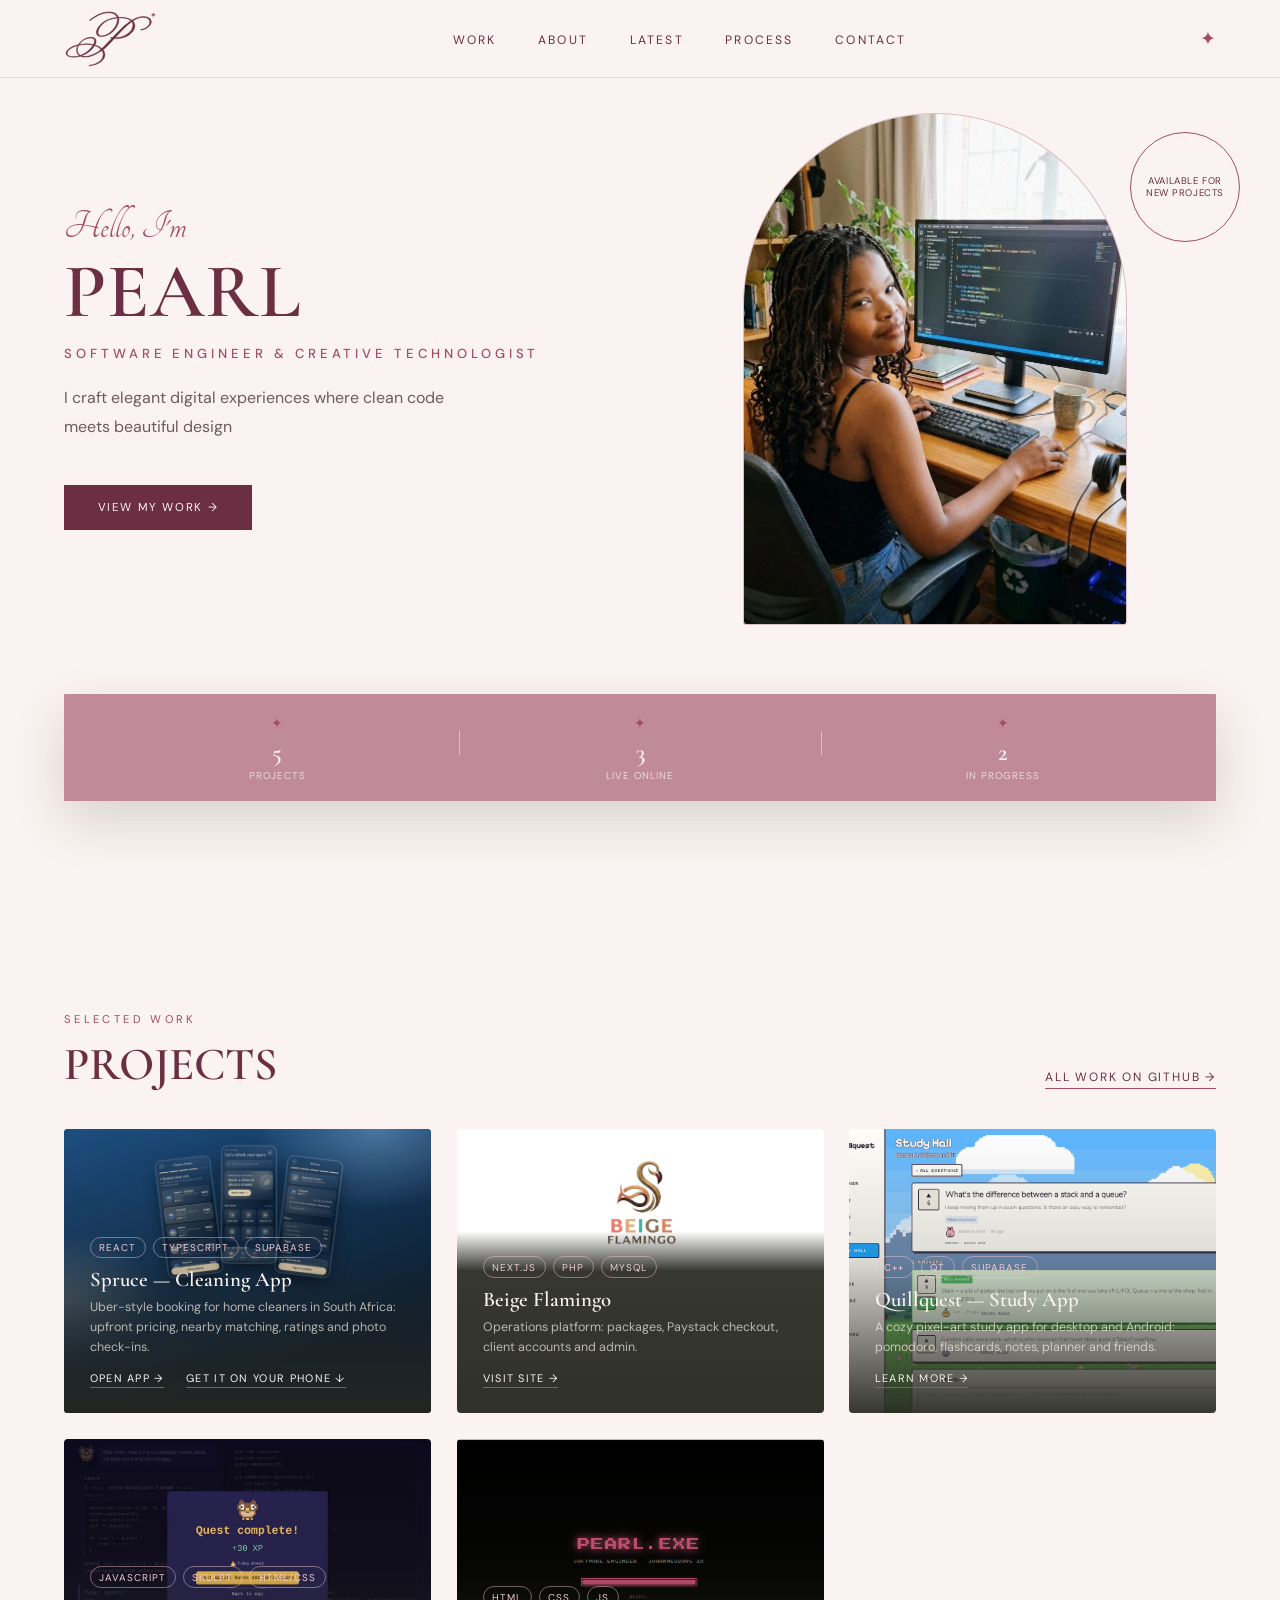
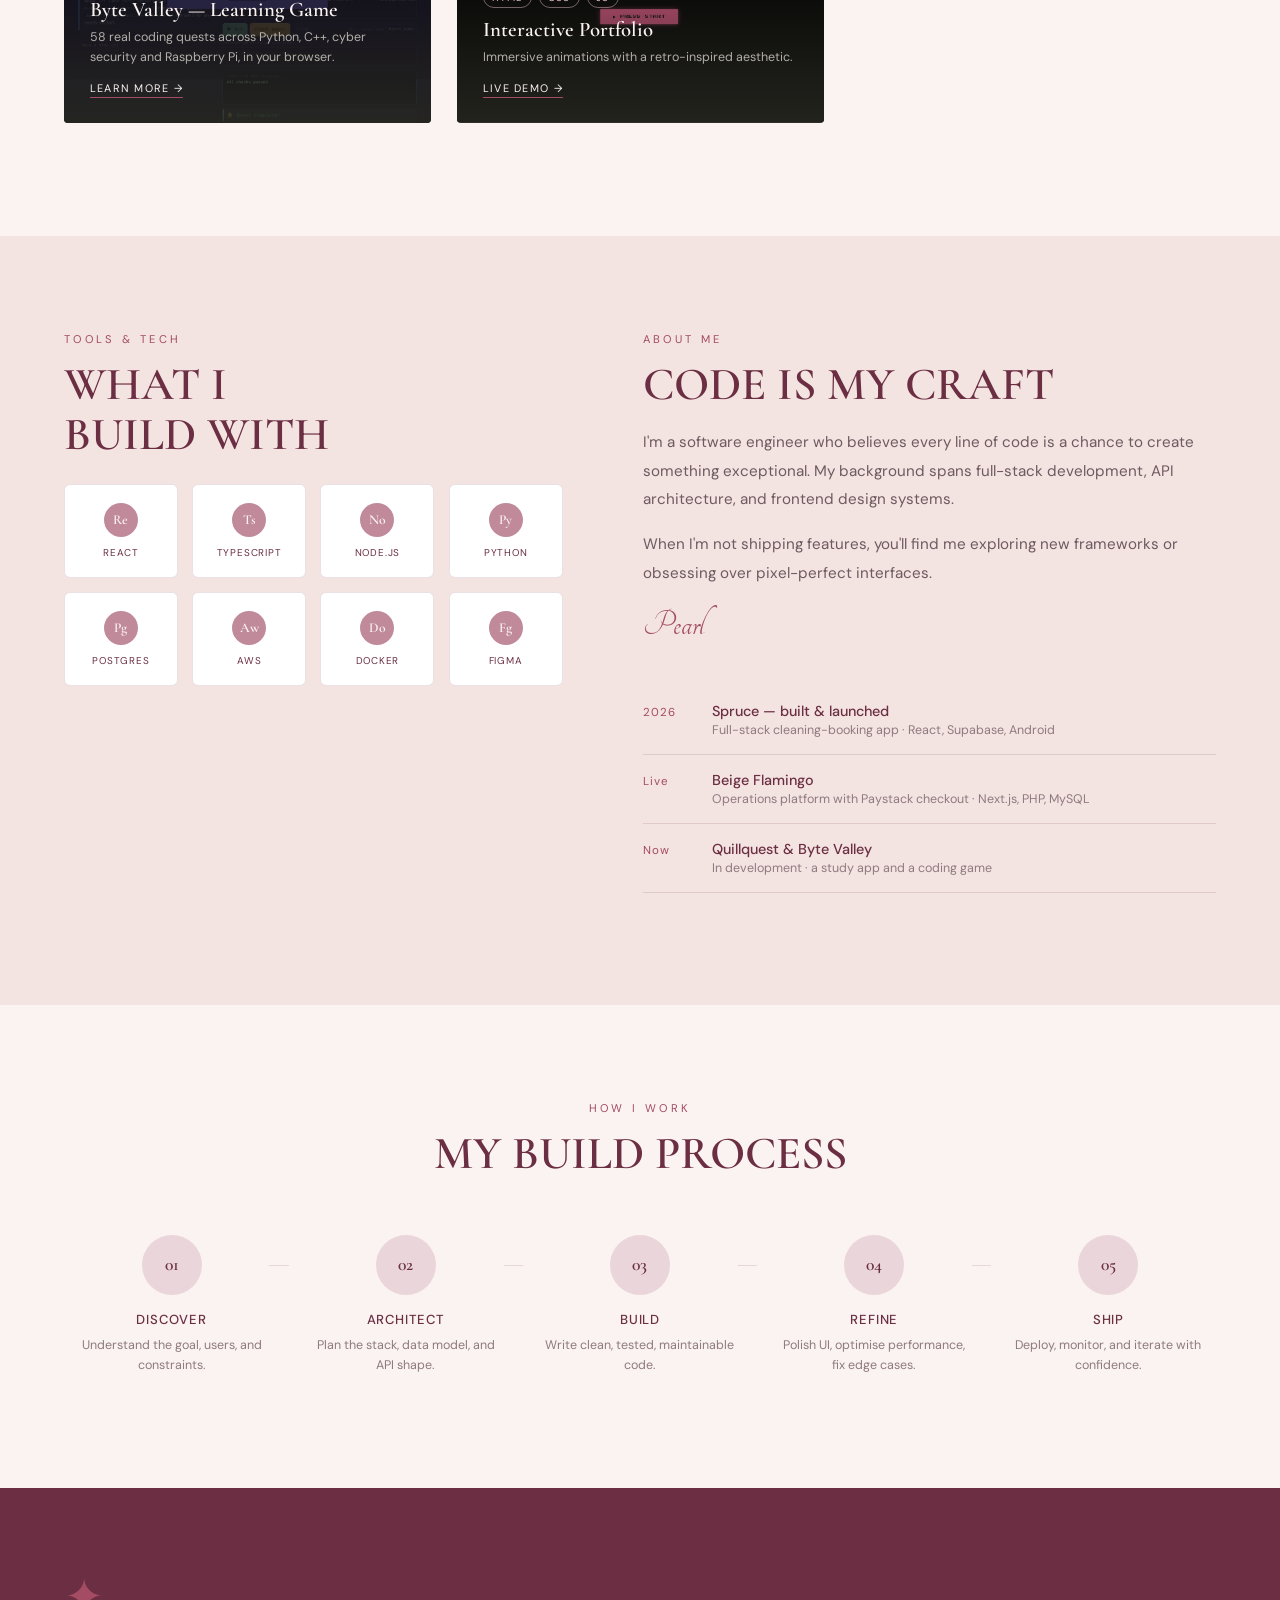
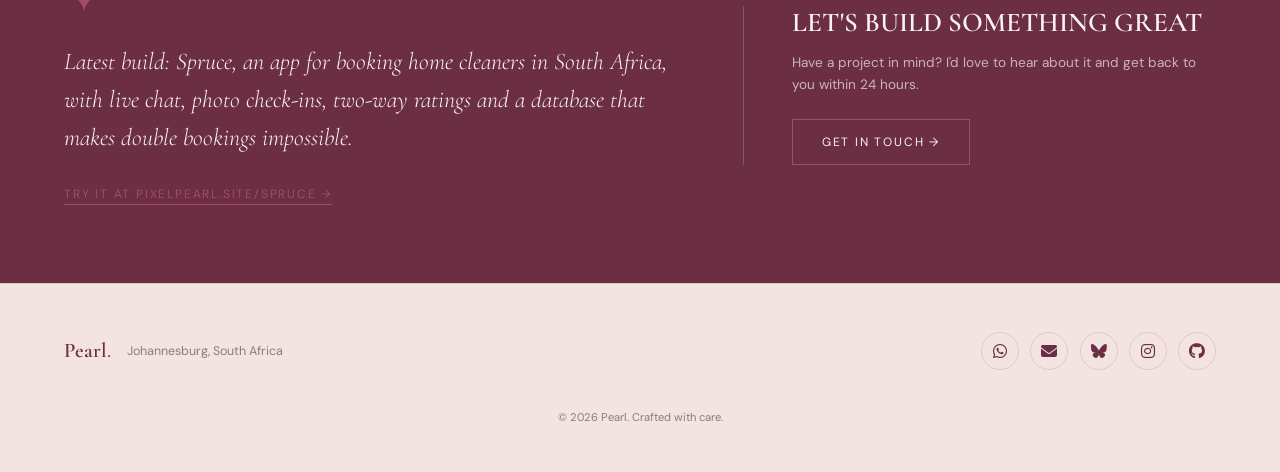
<file: index.html>
<!DOCTYPE html>
<html lang="en">
<head>
<meta charset="UTF-8">
<meta name="viewport" content="width=device-width, initial-scale=1.0">
<title>Pearl — Software Engineer</title>
<meta name="description" content="Pearl, software engineer in Johannesburg. Full-stack web and mobile projects, including Spruce, a cleaning-booking app for South Africa.">
<link rel="icon" href="favicon.svg" type="image/svg+xml">
<link rel="icon" href="images/favicon-32.png" sizes="32x32" type="image/png">
<link rel="apple-touch-icon" href="images/apple-touch-icon.png">
<meta name="theme-color" content="#6B2E43">
<link href="https://fonts.googleapis.com/css2?family=Cormorant+Garamond:ital,wght@0,300;0,400;0,600;1,300;1,400&family=DM+Sans:wght@300;400;500&family=Tangerine:wght@700&display=swap" rel="stylesheet">
<link href="styles.css" rel="stylesheet">
<link rel="stylesheet" href="https://cdnjs.cloudflare.com/ajax/libs/font-awesome/6.5.2/css/all.min.css">
</head>
<body>

<!-- NAV -->
<nav>
  <a href="#" class="nav-logo" aria-label="Pearl, back to top"><svg class="nav-monogram" viewBox="-38 -921 1934 1178" aria-hidden="true">
  <path transform="scale(1 -1)" d="M269 218Q351 233 425.5 233.0Q500 233 562 220Q583 260 583 290Q583 353 500 353Q429 353 367.5 314.5Q306 276 269 218ZM317 -9Q354 -23 411.5 -23.0Q469 -23 562 20Q657 64 714 121Q669 173 585 199Q550 136 479.0 79.0Q408 22 317 -9ZM24 41Q24 11 56.5 -7.5Q89 -26 151.0 -26.0Q213 -26 275 -6Q217 30 217 103Q217 152 244 202Q144 177 84.0 130.5Q24 84 24 41ZM1177 543Q1142 508 998 355H1011Q1152 355 1257.5 437.5Q1363 520 1363 612Q1363 652 1338 684Q1260 627 1177 543ZM555 208Q490 223 415.5 223.0Q341 223 261 206Q232 156 232 106Q232 34 295 0Q379 31 449.0 89.0Q519 147 555 208ZM727 394Q803 394 879.0 448.0Q955 502 1002.0 579.5Q1049 657 1049 726Q1049 745 1045 760Q954 753 876.5 720.5Q799 688 751.5 643.5Q704 599 678.0 552.5Q652 506 652.0 470.0Q652 434 671.5 414.0Q691 394 727 394ZM908 354 918 365Q938 361 948 360L1061 477Q1192 620 1322 701Q1256 762 1094 762L1073 761Q1078 741 1078 722Q1078 648 1029.5 569.5Q981 491 895.0 436.0Q809 381 715 381Q669 381 644.5 404.0Q620 427 620.0 467.0Q620 507 648.5 555.0Q677 603 727.5 648.5Q778 694 861.5 727.5Q945 761 1043 769Q1014 866 862 866Q812 866 755.0 849.5Q698 833 653 809Q562 760 511 720L490 704L480 713Q504 734 553.5 767.0Q603 800 647.0 822.5Q691 845 752.5 863.0Q814 881 870 881Q1037 881 1071 771Q1092 772 1102 772Q1264 772 1343 713Q1468 788 1574 788Q1652 788 1694.0 757.5Q1736 727 1736.0 677.0Q1736 627 1680.5 578.0Q1625 529 1527 512L1517 520Q1608 537 1657.5 581.0Q1707 625 1707.0 671.0Q1707 717 1669.5 746.0Q1632 775 1564 775Q1474 775 1360 699Q1403 657 1403 601Q1403 505 1295.0 422.5Q1187 340 1030 340Q1001 340 986 341Q959 312 920 272Q846 194 841 188Q811 158 754 114Q794 65 794 11Q794 -66 712.5 -129.5Q631 -193 472 -217V-206Q611 -184 685.0 -122.5Q759 -61 759 14Q759 58 732 99Q539 -36 399 -36Q335 -36 293 -16Q220 -37 149.0 -37.0Q78 -37 40.0 -14.5Q2 8 2 43Q2 91 68.0 140.5Q134 190 251 215Q290 280 359.5 323.5Q429 367 512 367Q563 367 588.0 345.5Q613 324 613.0 288.0Q613 252 592 212Q677 187 731 138Q784 190 937 349Z" fill="currentColor" stroke="currentColor" stroke-width="10" stroke-linejoin="round"/>
  <path class="nav-spark" transform="translate(1776 -821) scale(14)" d="M0-4.2C.4-1.2 1.2-.4 4.2 0 1.2.4.4 1.2 0 4.2-.4 1.2-1.2.4-4.2 0-1.2-.4-.4-1.2 0-4.2Z"/>
</svg></a>
  <ul class="nav-links">
    <li><a href="#projects">Work</a></li>
    <li><a href="#about">About</a></li>
    <li><a href="#services">Latest</a></li>
    <li><a href="#process">Process</a></li>
    <li><a href="#contact">Contact</a></li>
  </ul>
  <span class="nav-mark">✦</span>
</nav>

<!-- HERO -->
<section class="hero">
  <div class="hero-content">
    <p class="hero-script">Hello, I'm</p>
    <h1 class="hero-name">Pearl</h1>
    <p class="hero-title">Software Engineer &amp; Creative Technologist</p>
    <p class="hero-bio">I craft elegant digital experiences where clean code meets beautiful design</p>
    <a href="#projects" class="btn-primary">View My Work →</a>
  </div>

  <div class="hero-image-wrapper">
    <div class="hero-photo-frame">
      <img src="images/pearl-portrait.jpg" alt="Pearl portrait" onerror="this.style.display='none'; this.nextElementSibling.style.display='flex';">
      <div class="hero-photo-placeholder" style="display:none;"><span class="initials">P.</span></div>
    </div>
    <div class="hero-badge-ring"><span>Available for<br>New Projects</span></div>
  </div>
  <div class="hero-stats">
      <div class="stat-item">
        <div class="stat-mark">✦</div>
        <div class="stat-num">5</div>
        <div class="stat-label">Projects</div>
      </div>
      <div class="stat-item">
        <div class="stat-mark">✦</div>
        <div class="stat-num">3</div>
        <div class="stat-label">Live Online</div>
      </div>
      <div class="stat-item">
        <div class="stat-mark">✦</div>
        <div class="stat-num">2</div>
        <div class="stat-label">In Progress</div>
      </div>
  </div>
</section>

<!-- PROJECTS -->
<section class="projects reveal" id="projects">
  <div class="projects-header">
    <div>
      <p class="section-label">Selected Work</p>
      <h2 class="section-heading">Projects</h2>
    </div>
    <a href="https://github.com/Pearl-Omphile" class="view-all" target="_blank" rel="noopener">All Work on GitHub →</a>
  </div>

  <div class="project-grid">
    <div class="project-card">
      <div class="project-img-bg p-spruce"><img src="images/spruce.jpg" alt="Spruce app screens: home, choosing a cleaner, and booking review"></div>
      <div class="project-overlay">
        <div class="project-tags"><span class="tag">React</span><span class="tag">TypeScript</span><span class="tag">Supabase</span></div>
        <h3 class="project-name">Spruce — Cleaning App</h3>
        <p class="project-desc">Uber-style booking for home cleaners in South Africa: upfront pricing, nearby matching, ratings and photo check-ins.</p>
        <div class="project-links">
          <a href="https://pearl-omphile.github.io/spruce/" class="project-link" target="_blank" rel="noopener">Open App →</a>
          <a href="https://github.com/Pearl-Omphile/spruce/releases/latest/download/spruce.apk" class="project-link" data-os="android" download>Download for Android ↓</a>
          <button type="button" class="project-link project-more" data-project="spruce-ios" data-os="ios" aria-haspopup="dialog" hidden>Add to iPhone ↓</button>
          <button type="button" class="project-link project-more" data-project="spruce-phone" data-os="desktop" aria-haspopup="dialog" hidden>Get it on your phone ↓</button>
        </div>
      </div>
    </div>
    <div class="project-card">
      <div class="project-img-bg p7"><img src="images/beige-flamingo.png" alt="Beige Flamingo logo"></div>
      <div class="project-overlay">
        <div class="project-tags"><span class="tag">Next.js</span><span class="tag">PHP</span><span class="tag">MySQL</span></div>
        <h3 class="project-name">Beige Flamingo</h3>
        <p class="project-desc">Operations platform: packages, Paystack checkout, client accounts and admin.</p>
        <a href="https://beigeflamingo.com" class="project-link" target="_blank" rel="noopener">Visit Site →</a>
      </div>
    </div>

    <div class="project-card">
      <div class="project-img-bg p8"><img src="images/quillquest.png" alt="Quillquest home screen"></div>
      <div class="project-overlay">
        <div class="project-tags"><span class="tag">C++</span><span class="tag">Qt</span><span class="tag">Supabase</span></div>
        <h3 class="project-name">Quillquest — Study App</h3>
        <p class="project-desc">A cozy pixel-art study app for desktop and Android: pomodoro, flashcards, notes, planner and friends.</p>
        <button type="button" class="project-link project-more" data-project="quillquest" aria-haspopup="dialog">Learn More →</button>
      </div>
    </div>

    <div class="project-card">
      <div class="project-img-bg p9"><img src="images/byte-valley.png" alt="Byte Valley quest screen"></div>
      <div class="project-overlay">
        <div class="project-tags"><span class="tag">JavaScript</span><span class="tag">Skulpt</span><span class="tag">HTML/CSS</span></div>
        <h3 class="project-name">Byte Valley — Learning Game</h3>
        <p class="project-desc">58 real coding quests across Python, C++, cyber security and Raspberry Pi, in your browser.</p>
        <button type="button" class="project-link project-more" data-project="bytevalley" aria-haspopup="dialog">Learn More →</button>
      </div>
    </div>

    <div class="project-card">
      <div class="project-img-bg p6"><img src="images/pearl-exe.png" alt="Pearl.exe" style="width:100%;height:100%;object-fit:cover;" onerror="this.style.display='none';"></div>
      <div class="project-overlay">
        <div class="project-tags"><span class="tag">HTML</span><span class="tag">CSS</span><span class="tag">JS</span></div>
        <h3 class="project-name">Interactive Portfolio</h3>
        <p class="project-desc">Immersive animations with a retro-inspired aesthetic.</p>
        <a href="https://cool-portfolio-teal.vercel.app/" class="project-link" target="_blank" rel="noopener">Live Demo →</a>
      </div>
    </div>
  </div>
</section>

<!-- ABOUT + TOOLS -->
<section class="about" id="about">
  <div class="reveal">
    <p class="section-label">Tools &amp; Tech</p>
    <h2 class="section-heading">What I<br>Build With</h2>
    <div class="tools-grid">
      <div class="tool-pill"><div class="tool-icon">Re</div><div class="tool-label">React</div></div>
      <div class="tool-pill"><div class="tool-icon">Ts</div><div class="tool-label">TypeScript</div></div>
      <div class="tool-pill"><div class="tool-icon">No</div><div class="tool-label">Node.js</div></div>
      <div class="tool-pill"><div class="tool-icon">Py</div><div class="tool-label">Python</div></div>
      <div class="tool-pill"><div class="tool-icon">Pg</div><div class="tool-label">Postgres</div></div>
      <div class="tool-pill"><div class="tool-icon">Aw</div><div class="tool-label">AWS</div></div>
      <div class="tool-pill"><div class="tool-icon">Do</div><div class="tool-label">Docker</div></div>
      <div class="tool-pill"><div class="tool-icon">Fg</div><div class="tool-label">Figma</div></div>
    </div>
  </div>

  <div class="reveal">
    <p class="section-label">About Me</p>
    <h2 class="section-heading">Code Is My Craft</h2>
    <p class="about-text" style="margin-top: 1.2rem;">I'm a software engineer who believes every line of code is a chance to create something exceptional. My background spans full-stack development, API architecture, and frontend design systems.</p>
    <p class="about-text">When I'm not shipping features, you'll find me exploring new frameworks or obsessing over pixel-perfect interfaces.</p>
    <p class="about-signature">Pearl</p>

    <div style="margin-top: 2.5rem;">
      <div class="exp-item">
        <span class="exp-year">2026</span>
        <div>
          <div class="exp-role">Spruce — built &amp; launched</div>
          <div class="exp-company">Full-stack cleaning-booking app · React, Supabase, Android</div>
        </div>
      </div>
      <div class="exp-item">
        <span class="exp-year">Live</span>
        <div>
          <div class="exp-role">Beige Flamingo</div>
          <div class="exp-company">Operations platform with Paystack checkout · Next.js, PHP, MySQL</div>
        </div>
      </div>
      <div class="exp-item">
        <span class="exp-year">Now</span>
        <div>
          <div class="exp-role">Quillquest &amp; Byte Valley</div>
          <div class="exp-company">In development · a study app and a coding game</div>
        </div>
      </div>
    </div>
  </div>
</section>

<!-- PROCESS -->
<section class="process reveal" id="process">
  <div class="process-heading-wrap">
    <p class="section-label">How I Work</p>
    <h2 class="section-heading">My Build Process</h2>
  </div>
  <div class="process-steps">
    <div class="process-step">
      <div class="process-num">01</div>
      <div class="process-title">Discover</div>
      <div class="process-desc">Understand the goal, users, and constraints.</div>
    </div>
    <div class="process-step">
      <div class="process-num">02</div>
      <div class="process-title">Architect</div>
      <div class="process-desc">Plan the stack, data model, and API shape.</div>
    </div>
    <div class="process-step">
      <div class="process-num">03</div>
      <div class="process-title">Build</div>
      <div class="process-desc">Write clean, tested, maintainable code.</div>
    </div>
    <div class="process-step">
      <div class="process-num">04</div>
      <div class="process-title">Refine</div>
      <div class="process-desc">Polish UI, optimise performance, fix edge cases.</div>
    </div>
    <div class="process-step">
      <div class="process-num">05</div>
      <div class="process-title">Ship</div>
      <div class="process-desc">Deploy, monitor, and iterate with confidence.</div>
    </div>
  </div>
</section>

<!-- TESTIMONIAL / CTA -->
<section class="testimonial reveal" id="services">
  <div>
    <div class="testimonial-mark">✦</div>
    <p class="testimonial-quote">Latest build: Spruce, an app for booking home cleaners in South Africa, with live chat, photo check-ins, two-way ratings and a database that makes double bookings impossible.</p>
    <a href="https://pixelpearl.site/spruce/" class="testimonial-author" target="_blank" rel="noopener">Try it at pixelpearl.site/spruce →</a>
  </div>
  <div class="testimonial-cta" id="contact">
    <h3>Let's Build Something Great</h3>
    <p>Have a project in mind? I'd love to hear about it and get back to you within 24 hours.</p>
    <a href="mailto:pearl25pearly@gmail.com" class="btn-outline">Get In Touch →</a>
  </div>
</section>

<!-- FOOTER -->
<footer>
  <div class="footer-left">
    <div class="footer-logo">Pearl<span>.</span></div>
    <div class="footer-info">Johannesburg, South Africa</div>
  </div>
  <div class="footer-social">

    <!-- WhatsApp -->
    <a href="https://wa.me/27648530146"
       target="_blank"
       rel="noopener noreferrer"
       aria-label="WhatsApp"
       title="WhatsApp">
        <i class="fa-brands fa-whatsapp"></i>
    </a>

    <!-- Email -->
    <a href="mailto:pearl25pearly@gmail.com"
       aria-label="Email"
       title="Email">
        <i class="fa-solid fa-envelope"></i>
    </a>

    <!-- Bluesky -->
    <a href="https://bsky.app/profile/0xpearl.bsky.social"
       target="_blank"
       rel="noopener noreferrer"
       aria-label="Bluesky"
       title="Bluesky">
        <i class="fa-brands fa-bluesky"></i>
    </a>

    <!-- Instagram -->
    <a href="https://www.instagram.com/p.e.a.r.l_p"
       target="_blank"
       rel="noopener noreferrer"
       aria-label="Instagram"
       title="Instagram">
        <i class="fa-brands fa-instagram"></i>
    </a>

    <!-- GitHub -->
    <a href="https://github.com/Pearl-Omphile"
       target="_blank"
       rel="noopener noreferrer"
       aria-label="GitHub"
       title="GitHub">
        <i class="fa-brands fa-github"></i>
    </a>

</div>
  <p class="footer-copy">© 2026 Pearl. Crafted with care.</p>
</footer>


<!-- PROJECT DETAILS: crystal pop-up for projects without a public link yet -->
<dialog class="crystal" id="project-dialog" aria-labelledby="crystal-title">
  <div class="crystal-inner">
    <button type="button" class="crystal-close" aria-label="Close">&times;</button>
    <p class="crystal-status"></p>
    <h3 class="crystal-title" id="crystal-title"></h3>
    <p class="crystal-lead"></p>
    <img class="crystal-qr" src="images/spruce-qr.svg" alt="QR code that opens Spruce on your phone" width="168" height="168" hidden>
    <div class="crystal-grid">
      <div>
        <p class="crystal-label crystal-label-purpose">What it's for</p>
        <p class="crystal-text crystal-purpose"></p>
      </div>
      <div>
        <p class="crystal-label crystal-label-inside">Inside</p>
        <ul class="crystal-list"></ul>
      </div>
    </div>
    <div class="crystal-tags"></div>
    <a class="btn-outline crystal-go" href="#" target="_blank" rel="noopener" hidden></a>
  </div>
</dialog>

<script>
  const reveals = document.querySelectorAll('.reveal');
  const obs = new IntersectionObserver(entries => {
    entries.forEach(e => {
      if (e.isIntersecting) {
        e.target.classList.add('visible');
        obs.unobserve(e.target);
      }
    });
  }, { threshold: 0.1 });
  reveals.forEach(r => obs.observe(r));

  window.addEventListener('scroll', () => {
    document.querySelector('nav').style.boxShadow =
      window.scrollY > 20 ? '0 2px 30px rgba(63,74,54,0.08)' : 'none';
  });

  // Project details pop-up (Quillquest, Byte Valley)
  const PROJECTS = {
    quillquest: {
      status: 'In development · desktop and Android',
      title: 'Quillquest',
      lead: 'A cozy pixel-art study app that makes long revision sessions feel like a quest instead of a chore.',
      purpose: 'For students who want one calm place to focus, revise and plan, with friends along for motivation.',
      inside: ['Pomodoro focus timer', 'Flashcards for revision', 'Notes', 'Study planner', 'Friends to study alongside'],
      tags: ['C++', 'Qt', 'Supabase'],
    },
    bytevalley: {
      status: 'In development · plays in the browser',
      title: 'Byte Valley',
      lead: 'A learning game with 58 real coding quests: you learn by writing code that actually runs.',
      purpose: 'For beginners who learn best by doing. No installs: open it in a browser and start coding.',
      inside: ['58 hands-on quests', 'Python', 'C++', 'Cyber security', 'Raspberry Pi'],
      tags: ['JavaScript', 'Skulpt', 'HTML/CSS'],
    },
    'spruce-ios': {
      status: 'Spruce on iPhone · no App Store needed',
      title: 'Add Spruce to your iPhone',
      lead: 'Spruce installs straight from Safari and opens full screen with its own icon, just like an app.',
      purpose: 'Open pixelpearl.site/spruce in Safari, tap the Share button at the bottom, then choose "Add to Home Screen".',
      inside: ['Book a clean in about a minute', 'Live chat with your cleaner', 'Photo check-in and check-out', 'Ratings and problem reports'],
      tags: ['Works in Safari', 'Free'],
      link: { href: 'https://pixelpearl.site/spruce/', text: 'Open Spruce in Safari →' },
    },
    'spruce-phone': {
      status: 'Spruce on your phone · free',
      title: 'Scan to get Spruce',
      lead: 'Point your phone camera at the code. It opens Spruce, which shows the right install option for your phone.',
      purpose: 'Android: tap "Download for Android" in Profile and install the app. iPhone: in Safari, tap Share, then "Add to Home Screen".',
      inside: ['Book a clean in about a minute', 'Live chat with your cleaner', 'Photo check-in and check-out', 'Ratings and problem reports'],
      tags: ['Android', 'iPhone', 'Free'],
      qr: true,
      link: { href: 'https://pixelpearl.site/spruce/', text: 'Or try it here in the browser →' },
    },
  };
  // Show each visitor the install option for their device: Android download, iPhone steps, or a QR code on computers
  const ua = navigator.userAgent;
  const isIOS = /iPhone|iPad|iPod/i.test(ua) || (/Macintosh/i.test(ua) && 'ontouchend' in document);
  const os = isIOS ? 'ios' : /Android/i.test(ua) ? 'android' : 'desktop';
  document.querySelectorAll('[data-os]').forEach(el => { el.hidden = el.dataset.os !== os; });
  const dlg = document.getElementById('project-dialog');
  const fill = (sel, text) => { dlg.querySelector(sel).textContent = text; };
  document.querySelectorAll('.project-more').forEach(btn => btn.addEventListener('click', () => {
    const p = PROJECTS[btn.dataset.project];
    fill('.crystal-status', p.status);
    fill('.crystal-title', p.title);
    fill('.crystal-lead', p.lead);
    fill('.crystal-purpose', p.purpose);
    dlg.querySelector('.crystal-list').replaceChildren(...p.inside.map(t => Object.assign(document.createElement('li'), { textContent: t })));
    dlg.querySelector('.crystal-tags').replaceChildren(...p.tags.map(t => Object.assign(document.createElement('span'), { className: 'tag', textContent: t })));
    fill('.crystal-label-purpose', p.link ? 'How to install' : "What it's for");
    fill('.crystal-label-inside', p.link ? "What's inside" : 'Inside');
    dlg.querySelector('.crystal-qr').hidden = !p.qr;
    const go = dlg.querySelector('.crystal-go');
    go.hidden = !p.link;
    if (p.link) { go.href = p.link.href; go.textContent = p.link.text; }
    dlg.showModal();
  }));
  dlg.querySelector('.crystal-close').addEventListener('click', () => dlg.close());
  dlg.addEventListener('click', e => { if (e.target === dlg) dlg.close(); });  // click outside to close
</script>
</body>
</html>
</file>
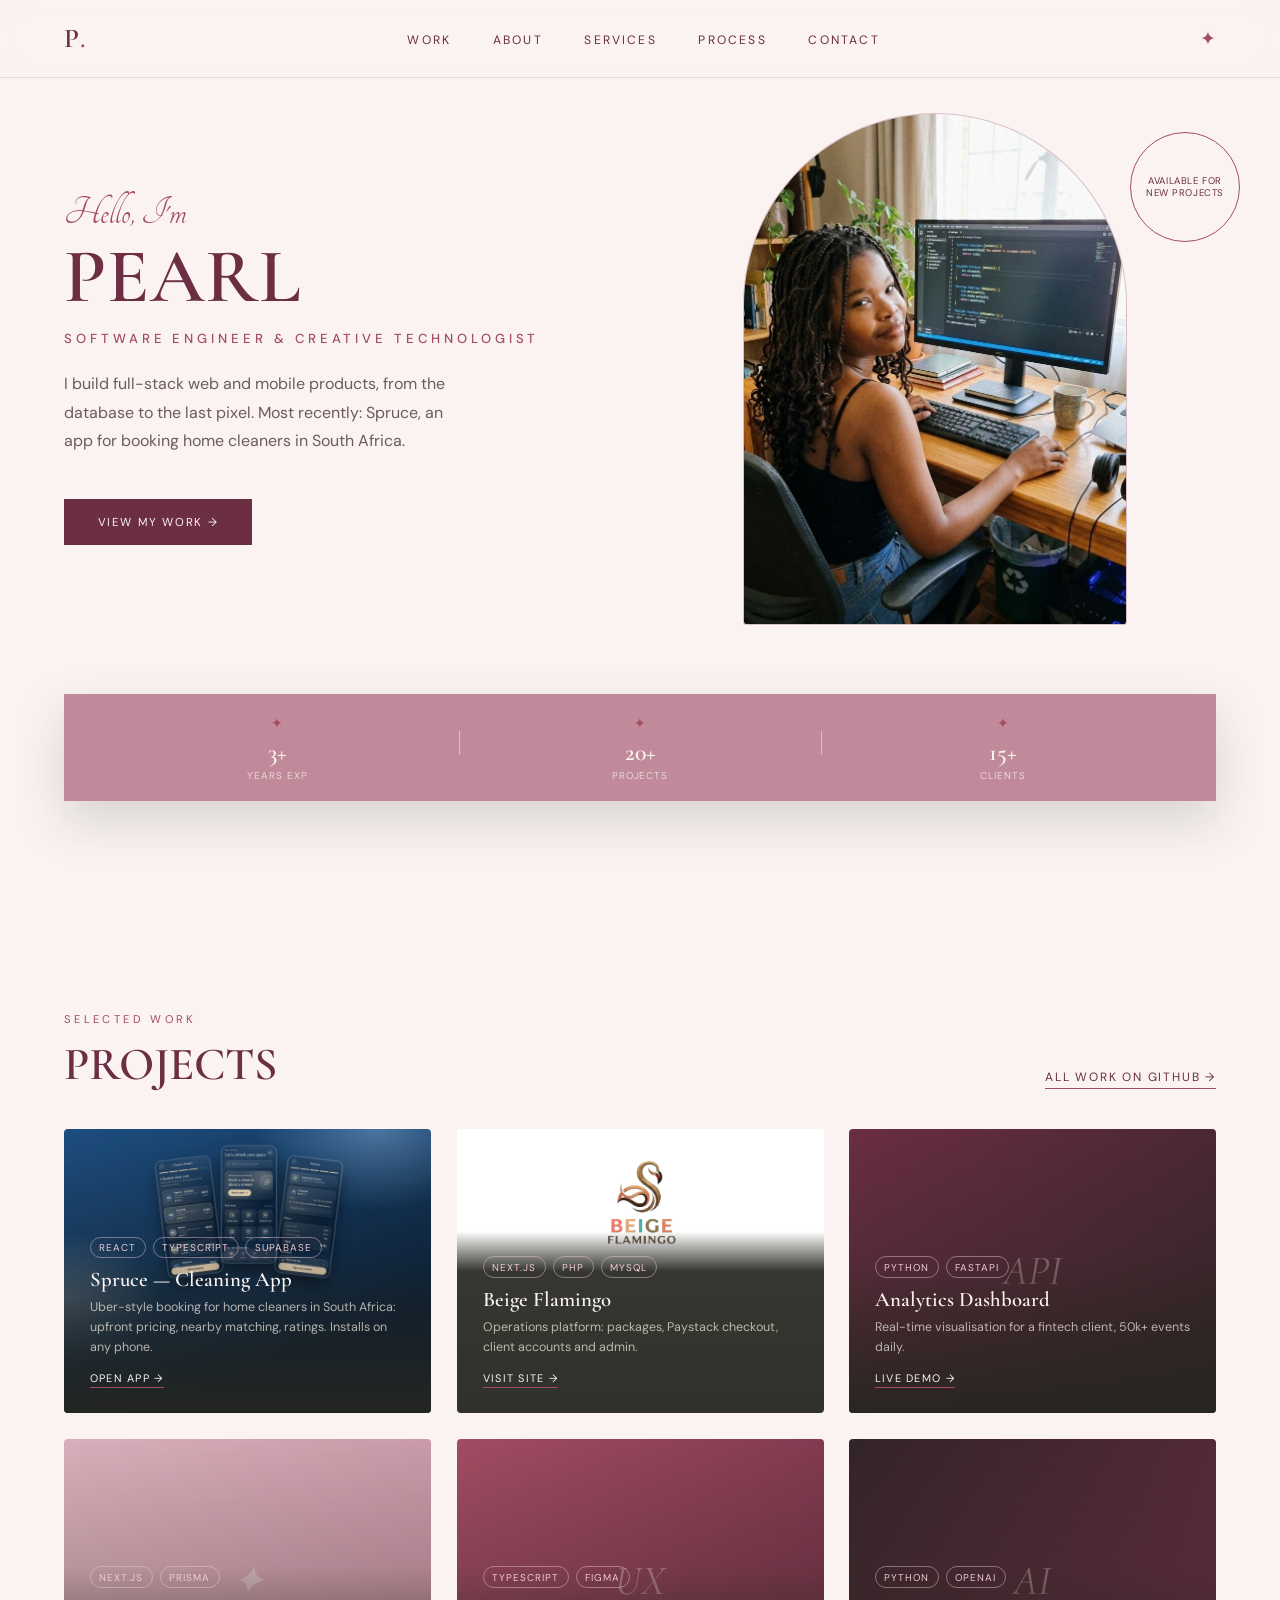
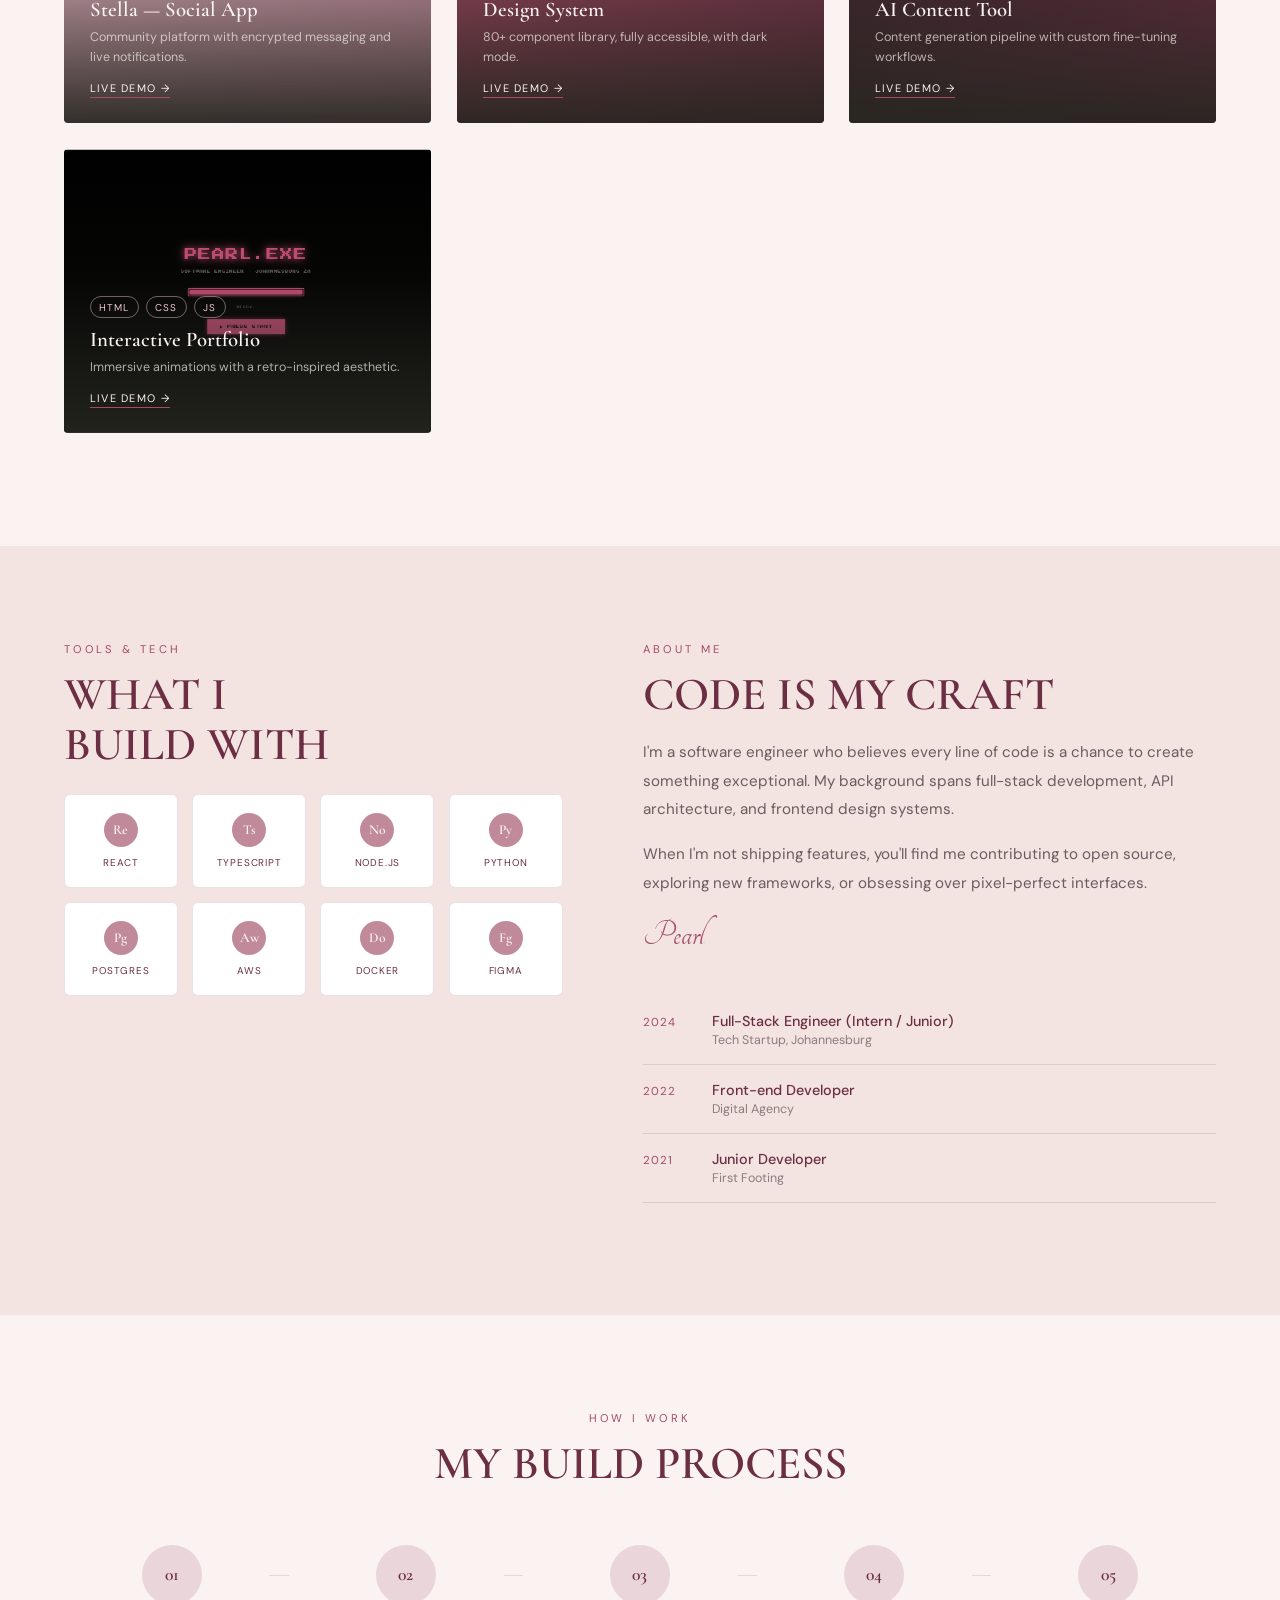
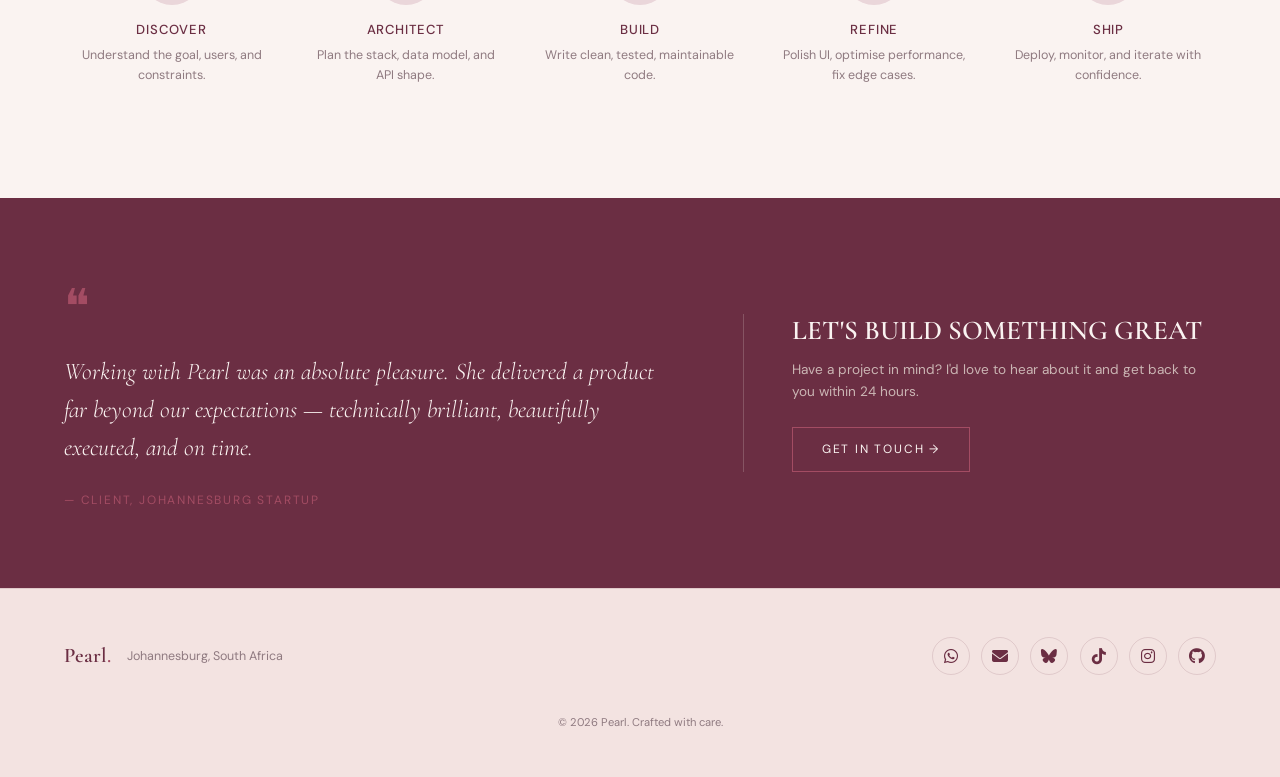
<file: portfolio.html>
<!DOCTYPE html>
<html lang="en">
<head>
<meta charset="UTF-8">
<meta name="viewport" content="width=device-width, initial-scale=1.0">
<title>Pearl — Software Engineer</title>
<link href="https://fonts.googleapis.com/css2?family=Cormorant+Garamond:ital,wght@0,300;0,400;0,600;1,300;1,400&family=DM+Sans:wght@300;400;500&family=Tangerine:wght@700&display=swap" rel="stylesheet">
<link href="styles.css" rel="stylesheet">
<link rel="stylesheet" href="https://cdnjs.cloudflare.com/ajax/libs/font-awesome/6.5.2/css/all.min.css">
</head>
<body>

<!-- NAV -->
<nav>
  <a href="#" class="nav-logo">P<span>.</span></a>
  <ul class="nav-links">
    <li><a href="#projects">Work</a></li>
    <li><a href="#about">About</a></li>
    <li><a href="#services">Services</a></li>
    <li><a href="#process">Process</a></li>
    <li><a href="#contact">Contact</a></li>
  </ul>
  <span class="nav-mark">✦</span>
</nav>

<!-- HERO -->
<section class="hero">
  <div class="hero-content">
    <p class="hero-script">Hello, I'm</p>
    <h1 class="hero-name">Pearl</h1>
    <p class="hero-title">Software Engineer &amp; Creative Technologist</p>
    <p class="hero-bio">I build full-stack web and mobile products, from the database to the last pixel. Most recently: Spruce, an app for booking home cleaners in South Africa.</p>
    <a href="#projects" class="btn-primary">View My Work →</a>
  </div>

  <div class="hero-image-wrapper">
    <div class="hero-photo-frame">
      <img src="images/pearl-portrait.jpg" alt="Pearl portrait" onerror="this.style.display='none'; this.nextElementSibling.style.display='flex';">
      <div class="hero-photo-placeholder" style="display:none;"><span class="initials">P.</span></div>
    </div>
    <div class="hero-badge-ring"><span>Available for<br>New Projects</span></div>
  </div>
  <div class="hero-stats">
      <div class="stat-item">
        <div class="stat-mark">✦</div>
        <div class="stat-num">3+</div>
        <div class="stat-label">Years Exp</div>
      </div>
      <div class="stat-item">
        <div class="stat-mark">✦</div>
        <div class="stat-num">20+</div>
        <div class="stat-label">Projects</div>
      </div>
      <div class="stat-item">
        <div class="stat-mark">✦</div>
        <div class="stat-num">15+</div>
        <div class="stat-label">Clients</div>
      </div>
  </div>
</section>

<!-- PROJECTS -->
<section class="projects reveal" id="projects">
  <div class="projects-header">
    <div>
      <p class="section-label">Selected Work</p>
      <h2 class="section-heading">Projects</h2>
    </div>
    <a href="https://github.com/Pearl-Omphile" class="view-all" target="_blank" rel="noopener">All Work on GitHub →</a>
  </div>

  <div class="project-grid">
    <div class="project-card">
      <div class="project-img-bg p8"><img src="images/spruce.jpg" alt="Spruce app screens: home, choosing a cleaner, and booking review"></div>
      <div class="project-overlay">
        <div class="project-tags"><span class="tag">React</span><span class="tag">TypeScript</span><span class="tag">Supabase</span></div>
        <h3 class="project-name">Spruce — Cleaning App</h3>
        <p class="project-desc">Uber-style booking for home cleaners in South Africa: upfront pricing, nearby matching, ratings. Installs on any phone.</p>
        <a href="https://pearl-omphile.github.io/spruce/" class="project-link" target="_blank" rel="noopener">Open App →</a>
      </div>
    </div>
    <div class="project-card">
      <div class="project-img-bg p7"><img src="images/beige-flamingo.png" alt="Beige Flamingo logo"></div>
      <div class="project-overlay">
        <div class="project-tags"><span class="tag">Next.js</span><span class="tag">PHP</span><span class="tag">MySQL</span></div>
        <h3 class="project-name">Beige Flamingo</h3>
        <p class="project-desc">Operations platform: packages, Paystack checkout, client accounts and admin.</p>
        <a href="https://beigeflamingo.com" class="project-link" target="_blank" rel="noopener">Visit Site →</a>
      </div>
    </div>

    <div class="project-card">
      <div class="project-img-bg p2">API</div>
      <div class="project-overlay">
        <div class="project-tags"><span class="tag">Python</span><span class="tag">FastAPI</span></div>
        <h3 class="project-name">Analytics Dashboard</h3>
        <p class="project-desc">Real-time visualisation for a fintech client, 50k+ events daily.</p>
        <a href="#" class="project-link">Live Demo →</a>
      </div>
    </div>

    <div class="project-card">
      <div class="project-img-bg p3">✦</div>
      <div class="project-overlay">
        <div class="project-tags"><span class="tag">Next.js</span><span class="tag">Prisma</span></div>
        <h3 class="project-name">Stella — Social App</h3>
        <p class="project-desc">Community platform with encrypted messaging and live notifications.</p>
        <a href="#" class="project-link">Live Demo →</a>
      </div>
    </div>

    <div class="project-card">
      <div class="project-img-bg p4">UX</div>
      <div class="project-overlay">
        <div class="project-tags"><span class="tag">TypeScript</span><span class="tag">Figma</span></div>
        <h3 class="project-name">Design System</h3>
        <p class="project-desc">80+ component library, fully accessible, with dark mode.</p>
        <a href="#" class="project-link">Live Demo →</a>
      </div>
    </div>

    <div class="project-card">
      <div class="project-img-bg p5">AI</div>
      <div class="project-overlay">
        <div class="project-tags"><span class="tag">Python</span><span class="tag">OpenAI</span></div>
        <h3 class="project-name">AI Content Tool</h3>
        <p class="project-desc">Content generation pipeline with custom fine-tuning workflows.</p>
        <a href="#" class="project-link">Live Demo →</a>
      </div>
    </div>

    <div class="project-card">
      <div class="project-img-bg p6"><img src="images/pearl-exe.png" alt="Pearl.exe" style="width:100%;height:100%;object-fit:cover;" onerror="this.style.display='none';"></div>
      <div class="project-overlay">
        <div class="project-tags"><span class="tag">HTML</span><span class="tag">CSS</span><span class="tag">JS</span></div>
        <h3 class="project-name">Interactive Portfolio</h3>
        <p class="project-desc">Immersive animations with a retro-inspired aesthetic.</p>
        <a href="https://cool-portfolio-teal.vercel.app/" class="project-link" target="_blank" rel="noopener">Live Demo →</a>
      </div>
    </div>
  </div>
</section>

<!-- ABOUT + TOOLS -->
<section class="about" id="about">
  <div class="reveal">
    <p class="section-label">Tools &amp; Tech</p>
    <h2 class="section-heading">What I<br>Build With</h2>
    <div class="tools-grid">
      <div class="tool-pill"><div class="tool-icon">Re</div><div class="tool-label">React</div></div>
      <div class="tool-pill"><div class="tool-icon">Ts</div><div class="tool-label">TypeScript</div></div>
      <div class="tool-pill"><div class="tool-icon">No</div><div class="tool-label">Node.js</div></div>
      <div class="tool-pill"><div class="tool-icon">Py</div><div class="tool-label">Python</div></div>
      <div class="tool-pill"><div class="tool-icon">Pg</div><div class="tool-label">Postgres</div></div>
      <div class="tool-pill"><div class="tool-icon">Aw</div><div class="tool-label">AWS</div></div>
      <div class="tool-pill"><div class="tool-icon">Do</div><div class="tool-label">Docker</div></div>
      <div class="tool-pill"><div class="tool-icon">Fg</div><div class="tool-label">Figma</div></div>
    </div>
  </div>

  <div class="reveal">
    <p class="section-label">About Me</p>
    <h2 class="section-heading">Code Is My Craft</h2>
    <p class="about-text" style="margin-top: 1.2rem;">I'm a software engineer who believes every line of code is a chance to create something exceptional. My background spans full-stack development, API architecture, and frontend design systems.</p>
    <p class="about-text">When I'm not shipping features, you'll find me contributing to open source, exploring new frameworks, or obsessing over pixel-perfect interfaces.</p>
    <p class="about-signature">Pearl</p>

    <div style="margin-top: 2.5rem;">
      <div class="exp-item">
        <span class="exp-year">2024</span>
        <div>
          <div class="exp-role">Full-Stack Engineer (Intern / Junior)</div>
          <div class="exp-company">Tech Startup, Johannesburg</div>
        </div>
      </div>
      <div class="exp-item">
        <span class="exp-year">2022</span>
        <div>
          <div class="exp-role">Front-end Developer</div>
          <div class="exp-company">Digital Agency</div>
        </div>
      </div>
      <div class="exp-item">
        <span class="exp-year">2021</span>
        <div>
          <div class="exp-role">Junior Developer</div>
          <div class="exp-company">First Footing</div>
        </div>
      </div>
    </div>
  </div>
</section>

<!-- PROCESS -->
<section class="process reveal" id="process">
  <div class="process-heading-wrap">
    <p class="section-label">How I Work</p>
    <h2 class="section-heading">My Build Process</h2>
  </div>
  <div class="process-steps">
    <div class="process-step">
      <div class="process-num">01</div>
      <div class="process-title">Discover</div>
      <div class="process-desc">Understand the goal, users, and constraints.</div>
    </div>
    <div class="process-step">
      <div class="process-num">02</div>
      <div class="process-title">Architect</div>
      <div class="process-desc">Plan the stack, data model, and API shape.</div>
    </div>
    <div class="process-step">
      <div class="process-num">03</div>
      <div class="process-title">Build</div>
      <div class="process-desc">Write clean, tested, maintainable code.</div>
    </div>
    <div class="process-step">
      <div class="process-num">04</div>
      <div class="process-title">Refine</div>
      <div class="process-desc">Polish UI, optimise performance, fix edge cases.</div>
    </div>
    <div class="process-step">
      <div class="process-num">05</div>
      <div class="process-title">Ship</div>
      <div class="process-desc">Deploy, monitor, and iterate with confidence.</div>
    </div>
  </div>
</section>

<!-- TESTIMONIAL / CTA -->
<section class="testimonial reveal" id="services">
  <div>
    <div class="testimonial-mark">❝</div>
    <p class="testimonial-quote">Working with Pearl was an absolute pleasure. She delivered a product far beyond our expectations — technically brilliant, beautifully executed, and on time.</p>
    <p class="testimonial-author">— Client, Johannesburg Startup</p>
  </div>
  <div class="testimonial-cta" id="contact">
    <h3>Let's Build Something Great</h3>
    <p>Have a project in mind? I'd love to hear about it and get back to you within 24 hours.</p>
    <a href="mailto:pearl25pearly@gmail.com" class="btn-outline">Get In Touch →</a>
  </div>
</section>

<!-- FOOTER -->
<footer>
  <div class="footer-left">
    <div class="footer-logo">Pearl<span>.</span></div>
    <div class="footer-info">Johannesburg, South Africa</div>
  </div>
  <div class="footer-social">

    <!-- WhatsApp -->
    <a href="https://wa.me/27648530146"
       target="_blank"
       rel="noopener noreferrer"
       aria-label="WhatsApp"
       title="WhatsApp">
        <i class="fa-brands fa-whatsapp"></i>
    </a>

    <!-- Email -->
    <a href="mailto:pearl25pearly@gmail.com"
       aria-label="Email"
       title="Email">
        <i class="fa-solid fa-envelope"></i>
    </a>

    <!-- Bluesky -->
    <a href="https://bsky.app/profile/0xpearl.bsky.social"
       target="_blank"
       rel="noopener noreferrer"
       aria-label="Bluesky"
       title="Bluesky">
        <i class="fa-brands fa-bluesky"></i>
    </a>

    <!-- TikTok -->
    <a href="https://www.tiktok.com/@OxPearl"
       target="_blank"
       rel="noopener noreferrer"
       aria-label="TikTok"
       title="TikTok">
        <i class="fa-brands fa-tiktok"></i>
    </a>

    <!-- Instagram -->
    <a href="https://www.instagram.com/p.e.a.r.l_m"
       target="_blank"
       rel="noopener noreferrer"
       aria-label="Instagram"
       title="Instagram">
        <i class="fa-brands fa-instagram"></i>
    </a>

    <!-- GitHub -->
    <a href="https://github.com/Pearl-Omphile"
       target="_blank"
       rel="noopener noreferrer"
       aria-label="GitHub"
       title="GitHub">
        <i class="fa-brands fa-github"></i>
    </a>

</div>
  <p class="footer-copy">© 2026 Pearl. Crafted with care.</p>
</footer>

<script>
  const reveals = document.querySelectorAll('.reveal');
  const obs = new IntersectionObserver(entries => {
    entries.forEach(e => {
      if (e.isIntersecting) {
        e.target.classList.add('visible');
        obs.unobserve(e.target);
      }
    });
  }, { threshold: 0.1 });
  reveals.forEach(r => obs.observe(r));

  window.addEventListener('scroll', () => {
    document.querySelector('nav').style.boxShadow =
      window.scrollY > 20 ? '0 2px 30px rgba(63,74,54,0.08)' : 'none';
  });
</script>
</body>
</html>
</file>
<file: styles.css>
*, *::before, *::after { box-sizing: border-box; margin: 0; padding: 0; }

  :root {
    --cream: #FAF3F1;
    --cream-warm: #F3E3E1;
    --sage: #C08A9B;
    --sage-deep: #6B2E43;
    --sage-pale: #EAD6DA;
    --gold: #A34C63;
    --black: #332428;
    --white: #FFFFFF;
    --border: rgba(107,46,67,0.14);
  }

  html { scroll-behavior: smooth; }

  body {
    font-family: 'DM Sans', sans-serif;
    background: var(--cream);
    color: var(--black);
    overflow-x: hidden;
  }

  ::-webkit-scrollbar { width: 4px; }
  ::-webkit-scrollbar-track { background: var(--cream-warm); }
  ::-webkit-scrollbar-thumb { background: var(--sage); border-radius: 2px; }

  /* ─── NAV ─── */
  nav {
    position: fixed; top: 0; left: 0; right: 0;
    z-index: 100;
    padding: 0 4rem;
    height: 78px;
    display: flex;
    align-items: center;
    justify-content: space-between;
    background: rgba(250,243,241,0.85);
    backdrop-filter: blur(14px);
    -webkit-backdrop-filter: blur(14px);
    border-bottom: 1px solid var(--border);
    animation: navSlide 0.8s ease forwards;
  }

  @keyframes navSlide {
    from { transform: translateY(-100%); opacity: 0; }
    to   { transform: translateY(0);    opacity: 1; }
  }

  .nav-logo {
    font-family: 'Cormorant Garamond', serif;
    font-size: 1.7rem;
    font-weight: 600;
    letter-spacing: 0.04em;
    color: var(--sage-deep);
    text-decoration: none;
  }
  .nav-logo span { color: var(--gold); }
  .nav-logo { display: inline-flex; align-items: center; color: var(--sage-deep); transition: color 0.3s, transform 0.4s ease; }
  .nav-monogram { height: 58px; width: auto; display: block; overflow: visible; }
  .nav-monogram .nav-spark { fill: var(--gold); transform-box: fill-box; transform-origin: center; transition: transform 0.5s ease; }
  .nav-logo:hover { color: var(--gold); }
  .nav-logo:hover .nav-spark { transform: rotate(90deg) scale(1.25); }
  @media (max-width: 760px) { .nav-monogram { height: 46px; } }

  .nav-links {
    display: flex;
    gap: 2.6rem;
    list-style: none;
  }
  .nav-links a {
    font-size: 0.76rem;
    letter-spacing: 0.18em;
    text-transform: uppercase;
    color: var(--sage-deep);
    text-decoration: none;
    position: relative;
    transition: color 0.3s;
  }
  .nav-links a::after {
    content: '';
    position: absolute;
    bottom: -5px; left: 0;
    width: 0; height: 1px;
    background: var(--gold);
    transition: width 0.3s ease;
  }
  .nav-links a:hover { color: var(--gold); }
  .nav-links a:hover::after { width: 100%; }

  .nav-mark {
    font-size: 1.2rem;
    color: var(--gold);
  }

  /* ─── HERO ─── */
 .hero {
    min-height: 100vh;
    display: grid;
    grid-template-columns: 1.05fr 1fr;
    grid-template-rows: auto auto;
    align-items: center;
    padding: 0 4rem;
    padding-top: 78px;
    padding-bottom: 4rem;
    position: relative;
    background: var(--cream);
}

  .hero-content { animation: fadeUp 1s ease 0.3s both; }

  .hero-script {
    font-family: 'Tangerine', cursive;
    font-size: 2.6rem;
    color: var(--gold);
    line-height: 1;
    margin-bottom: 0.3rem;
  }

  .hero-name {
    font-family: 'Cormorant Garamond', serif;
    font-size: clamp(3.4rem, 6vw, 5.6rem);
    font-weight: 600;
    text-transform: uppercase;
    line-height: 0.98;
    color: var(--sage-deep);
    letter-spacing: 0.01em;
    margin-bottom: 1rem;
  }

  .hero-title {
    font-size: 0.82rem;
    font-weight: 500;
    letter-spacing: 0.3em;
    text-transform: uppercase;
    color: var(--gold);
    margin-bottom: 1.4rem;
  }

  .hero-bio {
    font-size: 1rem;
    line-height: 1.8;
    color: #6E5A60;
    max-width: 400px;
    margin-bottom: 2.2rem;
  }

  .btn-primary {
    background: var(--sage-deep);
    color: var(--cream);
    padding: 0.95rem 2.1rem;
    margin-top: 0.5rem;
    font-size: 0.72rem;
    letter-spacing: 0.14em;
    text-transform: uppercase;
    text-decoration: none;
    display: inline-flex;
    align-items: center;
    transition: background 0.3s, transform 0.2s;
  }
  .btn-primary:hover { background: var(--gold); transform: translateY(-2px); }

.hero-stats {
    grid-column: 1 / -1;

    background: var(--sage);

    padding: 1.2rem 2rem;

    display: flex;
    justify-content: space-between;
    align-items: center;

    width: 100%;
    height: auto;

    box-shadow: 0 20px 50px rgba(63,74,54,0.18);
}
  .stat-item { text-align: center; color: var(--cream); flex: 1; position:relative; }
  .stat-item + .stat-item ::before {
    content: "";
    position: absolute;
    left: 0;
    top: 25%;
    height: 35%;
    width: 1px;
    background: rgba(244,239,228,0.25);}
  .stat-mark { color: var(--gold); font-size: 0.9rem; margin-bottom: 0.4rem; }
  .stat-num {
    font-family: 'Cormorant Garamond', serif;
    font-size: 1.5rem;
    font-weight: 600;
  }
  .stat-label {
    font-size: 0.62rem;
    letter-spacing: 0.1em;
    text-transform: uppercase;
    opacity: 0.75;
    margin-top: 2px;
  }

  .hero-image-wrapper {
    position: relative;
    display: flex;
    justify-content: center;
    animation: fadeUp 1s ease 0.5s both;
  }

  .hero-photo-frame {
    width: clamp(280px, 30vw, 400px);
    aspect-ratio: 3/4;
    border-radius: 200px 200px 4px 4px;
    overflow: hidden;
    background: var(--sage-pale);
    border: 1px solid var(--border);
    position: relative;
  }
  .hero-photo-frame img,
  .hero-photo-frame .hero-photo-placeholder {
    width: 100%; height: 100%;
    object-fit: cover;
    display: block;
  }
  .hero-photo-placeholder {
    display: flex; align-items: center; justify-content: center;
    color: var(--sage);
  }
  .hero-photo-placeholder .initials {
    font-family: 'Cormorant Garamond', serif;
    font-size: 5rem;
    font-style: italic;
    opacity: 0.45;
  }

  .hero-badge-ring {
    position: absolute;
    top: 1.2rem; right: -1.5rem;
    width: 110px; height: 110px;
    border-radius: 50%;
    border: 1px solid var(--gold);
    background: var(--cream);
    display: flex; align-items: center; justify-content: center;
    text-align: center;
    font-size: 0.6rem;
    letter-spacing: 0.06em;
    text-transform: uppercase;
    color: var(--sage-deep);
    padding: 0.8rem;
    line-height: 1.3;
    animation: spin 22s linear infinite;
  }
  .hero-badge-ring span { display: block; animation: unspin 22s linear infinite; }
  @keyframes spin { from { transform: rotate(0deg);} to { transform: rotate(360deg);} }
  @keyframes unspin { from { transform: rotate(0deg);} to { transform: rotate(-360deg);} }

  @keyframes fadeUp {
    from { opacity: 0; transform: translateY(28px); }
    to   { opacity: 1; transform: translateY(0); }
  }

  /* ─── SECTION SHARED ─── */
  .section-label {
    font-size: 0.7rem;
    letter-spacing: 0.3em;
    text-transform: uppercase;
    color: var(--gold);
    margin-bottom: 0.8rem;
  }
  .section-heading {
    font-family: 'Cormorant Garamond', serif;
    font-size: clamp(2.1rem, 3.6vw, 2.9rem);
    font-weight: 600;
    text-transform: uppercase;
    line-height: 1.1;
    color: var(--sage-deep);
  }

  /* ─── PROJECTS ─── */
  .projects { padding: 7rem 4rem; background: var(--cream); }

  .projects-header {
    display: flex;
    justify-content: space-between;
    align-items: flex-end;
    margin-bottom: 2.5rem;
  }

  .view-all {
    font-size: 0.75rem;
    letter-spacing: 0.15em;
    text-transform: uppercase;
    color: var(--sage-deep);
    text-decoration: none;
    border-bottom: 1px solid var(--gold);
    padding-bottom: 3px;
    transition: color 0.3s;
  }
  .view-all:hover { color: var(--gold); }

 .project-grid {
    display: grid;
    grid-template-columns: repeat(3, 1fr);
    gap: 1.6rem;
}

.project-card {
    background: var(--sage-deep);
    border-radius: 4px;
    overflow: hidden;
    position: relative;
    aspect-ratio: 4/3.1;
    animation: cardReveal 0.7s ease both;
    transform-style: preserve-3d;
    will-change: transform;
    transition: transform 0.15s ease-out, box-shadow 0.3s;
}
.project-card:hover { box-shadow: 0 25px 50px rgba(38,38,32,0.28); }
  .project-card:nth-child(1) { animation-delay: 0.05s; }
  .project-card:nth-child(2) { animation-delay: 0.15s; }
  .project-card:nth-child(3) { animation-delay: 0.25s; }
  .project-card:nth-child(4) { animation-delay: 0.35s; }
  .project-card:nth-child(5) { animation-delay: 0.45s; }
  .project-card:nth-child(6) { animation-delay: 0.55s; }

  @keyframes cardReveal {
    from { opacity: 0; transform: translateY(18px); }
    to   { opacity: 1; transform: translateY(0); }
  }

  .project-card img,
  .project-img-bg {
    width: 100%; height: 100%;
    object-fit: cover;
    display: flex; align-items: center; justify-content: center;
    font-family: 'Cormorant Garamond', serif;
    font-style: italic;
    font-size: 2.6rem;
    color: rgba(244,239,228,0.35);
  }
  .p1 { background: linear-gradient(135deg, #c98a9b 0%, #6b2e43 100%); }
  .p2 { background: linear-gradient(135deg, #6b2e43 0%, #332428 100%); }
  .p3 { background: linear-gradient(135deg, #d8b0bb 0%, #c08a9b 100%); }
  .p4 { background: linear-gradient(135deg, #a34c63 0%, #6b2e43 100%); }
  .p5 { background: linear-gradient(135deg, #332428 0%, #6b2e43 100%); }
  .p6 { background: linear-gradient(135deg, #c08a9b 0%, #332428 100%); }
  .p7 { background: #FFFFFF; }
  .p8, .p9 { background: #332428; }
  .p-spruce { background: #0E2E52; }
  .p-spruce img { object-fit: cover; object-position: center 12%; }
  .p7 + .project-overlay { background: linear-gradient(0deg, rgba(38,38,32,0.95) 0%, rgba(38,38,32,0.92) 50%, rgba(38,38,32,0) 64%); }
  .p7 img { object-fit: contain; padding: 0.8rem 1rem 9.8rem; }

  .project-overlay {
    position: absolute; inset: 0;
    background: linear-gradient(0deg, rgba(38,38,32,0.92) 0%, rgba(38,38,32,0.15) 55%, transparent 100%);
    display: flex;
    flex-direction: column;
    justify-content: flex-end;
    padding: 1.6rem;
  }

  .project-tags { display: flex; gap: 0.4rem; flex-wrap: wrap; margin-bottom: 0.6rem; }
  .tag {
    font-size: 0.62rem;
    letter-spacing: 0.1em;
    text-transform: uppercase;
    color: #F0C9D3;
    border: 1px solid rgba(240,201,211,0.45);
    padding: 0.2rem 0.55rem;
    border-radius: 20px;
  }
  .project-name {
    font-family: 'Cormorant Garamond', serif;
    font-size: 1.3rem;
    font-weight: 600;
    color: var(--cream);
    margin-bottom: 0.35rem;
  }
  .project-desc {
    font-size: 0.78rem;
    line-height: 1.6;
    color: rgba(244,239,228,0.7);
    margin-bottom: 0.8rem;
  }
  .project-link {
    font-size: 0.68rem;
    letter-spacing: 0.12em;
    text-transform: uppercase;
    color: var(--cream);
    text-decoration: none;
    display: inline-flex;
    align-items: center;
    gap: 0.4rem;
    border-bottom: 1px solid var(--gold);
    width: fit-content;
    padding-bottom: 2px;
  }

  .project-links { display: flex; flex-wrap: wrap; gap: 0.6rem 1.4rem; }

  button.project-link { background: none; border: 0; border-bottom: 1px solid var(--gold); padding: 0 0 2px; font: inherit; font-size: 0.68rem; letter-spacing: 0.12em; text-transform: uppercase; color: var(--cream); cursor: pointer; }

  /* ─── CRYSTAL POP-UP ─── */
  .crystal {
    border: 0; padding: 0; background: transparent; color: var(--cream);
    width: min(560px, calc(100vw - 2rem)); margin: auto; overflow: visible;
  }
  .crystal::backdrop { background: rgba(51, 36, 40, 0.45); backdrop-filter: blur(6px); -webkit-backdrop-filter: blur(6px); }
  .crystal-inner {
    position: relative; overflow: hidden;
    padding: 2.4rem 2.2rem 2rem; border-radius: 22px;
    background:
      linear-gradient(145deg, rgba(255,255,255,0.30), rgba(255,255,255,0.06) 45%, rgba(234,214,218,0.18)),
      rgba(107, 46, 67, 0.62);
    backdrop-filter: blur(22px) saturate(160%); -webkit-backdrop-filter: blur(22px) saturate(160%);
    box-shadow: inset 0 1px 0 rgba(255,255,255,0.55), inset 0 -1px 0 rgba(255,255,255,0.12), 0 40px 90px -30px rgba(51,36,40,0.75);
  }
  /* Faceted, iridescent edge like cut crystal */
  .crystal-inner::before {
    content: ''; position: absolute; inset: 0; border-radius: inherit; padding: 1.5px; pointer-events: none;
    background: conic-gradient(from 210deg, #ffffff, #EAD6DA, #C9B6F0, #B7E3F2, #FAF3F1, #F0C9D3, #ffffff);
    -webkit-mask: linear-gradient(#000 0 0) content-box, linear-gradient(#000 0 0);
    -webkit-mask-composite: xor; mask-composite: exclude;
  }
  /* Light catching the glass */
  .crystal-inner::after {
    content: ''; position: absolute; top: -40%; left: -30%; width: 60%; height: 180%; pointer-events: none;
    background: linear-gradient(100deg, transparent, rgba(255,255,255,0.22), transparent);
    transform: rotate(18deg);
  }
  .crystal[open] .crystal-inner { animation: crystalIn 0.45s cubic-bezier(.2,.8,.2,1); }
  .crystal[open] .crystal-inner::after { animation: shine 1.6s ease 0.15s both; }
  @keyframes crystalIn { from { opacity: 0; transform: translateY(14px) scale(0.96); } to { opacity: 1; transform: none; } }
  @keyframes shine { from { left: -60%; } to { left: 120%; } }
  @media (prefers-reduced-motion: reduce) { .crystal[open] .crystal-inner, .crystal[open] .crystal-inner::after { animation: none; } }

  .crystal-close {
    position: absolute; top: 0.9rem; right: 1rem; z-index: 1;
    width: 36px; height: 36px; border-radius: 50%; cursor: pointer;
    border: 1px solid rgba(255,255,255,0.35); background: rgba(255,255,255,0.12); color: var(--cream);
    font-size: 1.3rem; line-height: 1;
  }
  .crystal-close:hover { background: rgba(255,255,255,0.25); }
  .crystal-status { font-size: 0.72rem; letter-spacing: 0.08em; color: #F0C9D3; margin-bottom: 0.5rem; }
  .crystal-title { font-family: 'Cormorant Garamond', serif; font-size: 2.4rem; font-weight: 600; line-height: 1; }
  .crystal-lead { font-size: 0.98rem; line-height: 1.65; margin: 0.9rem 0 1.4rem; color: rgba(250,243,241,0.92); }
  .crystal-grid { display: grid; grid-template-columns: 1fr 1fr; gap: 1.4rem; padding: 1.2rem 0; border-top: 1px solid rgba(255,255,255,0.18); }
  .crystal-label { font-size: 0.68rem; letter-spacing: 0.12em; text-transform: uppercase; color: #F0C9D3; margin-bottom: 0.45rem; }
  .crystal-text { font-size: 0.86rem; line-height: 1.65; color: rgba(250,243,241,0.85); }
  .crystal-list { list-style: none; display: grid; gap: 0.35rem; font-size: 0.86rem; color: rgba(250,243,241,0.85); }
  .crystal-list li::before { content: '✦'; color: #F0C9D3; font-size: 0.6rem; margin-right: 0.55rem; vertical-align: 2px; }
  .crystal-go { margin-top: 1.2rem; }
  .crystal-go[hidden], [data-os][hidden] { display: none !important; }
  a.testimonial-author { text-decoration: none; border-bottom: 1px solid currentColor; padding-bottom: 2px; }
  .crystal-tags { display: flex; flex-wrap: wrap; gap: 0.4rem; margin-top: 0.4rem; }
  @media (max-width: 560px) {
    .crystal-inner { padding: 2.2rem 1.4rem 1.6rem; }
    .crystal-grid { grid-template-columns: 1fr; gap: 1rem; }
    .crystal-title { font-size: 2rem; }
  }

  /* ─── TOOLS + ABOUT ─── */
  .about {
    padding: 6rem 4rem 7rem;
    background: var(--cream-warm);
    display: grid;
    grid-template-columns: 1fr 1.15fr;
    gap: 5rem;
    align-items: start;
  }

  .tools-grid {
    display: grid;
    grid-template-columns: repeat(4, 1fr);
    gap: 0.9rem;
    margin-top: 1.5rem;
  }
  .tool-pill {
    background: var(--white);
    border: 1px solid var(--border);
    border-radius: 6px;
    padding: 1.1rem 0.6rem;
    text-align: center;
  }
  .tool-icon {
    width: 34px; height: 34px;
    border-radius: 50%;
    background: var(--sage);
    color: var(--cream);
    display: flex; align-items: center; justify-content: center;
    margin: 0 auto 0.6rem;
    font-family: 'Cormorant Garamond', serif;
    font-weight: 600;
    font-size: 0.85rem;
  }
  .tool-label {
    font-size: 0.62rem;
    letter-spacing: 0.08em;
    text-transform: uppercase;
    color: var(--sage-deep);
  }

  .about-text {
    font-size: 0.95rem;
    line-height: 1.85;
    color: #6E5A60;
    margin-bottom: 1.1rem;
  }
  .about-signature {
    font-family: 'Tangerine', cursive;
    font-size: 2.4rem;
    color: var(--gold);
    margin-top: 0.8rem;
  }

  .exp-item {
    display: flex;
    gap: 1.2rem;
    padding: 1rem 0;
    border-bottom: 1px solid var(--border);
  }
  .exp-year {
    font-size: 0.72rem;
    letter-spacing: 0.1em;
    color: var(--gold);
    min-width: 50px;
    padding-top: 3px;
  }
  .exp-role { font-size: 0.9rem; font-weight: 500; color: var(--sage-deep); }
  .exp-company { font-size: 0.78rem; color: #8F7A80; margin-top: 2px; }

  /* ─── PROCESS ─── */
  .process { padding: 6rem 4rem 7rem; background: var(--cream); text-align: center; }
  .process .section-label, .process .section-heading { text-align: center; }
  .process-heading-wrap { display: flex; flex-direction: column; align-items: center; margin-bottom: 3.5rem; }

  .process-steps {
    display: grid;
    grid-template-columns: repeat(5, 1fr);
    gap: 1.2rem;
  }
  .process-step { position: relative; padding: 0 0.6rem; }
  .process-step:not(:last-child)::after {
    content: '';
    position: absolute;
    top: 30px; right: -0.6rem;
    width: 1.2rem; height: 1px;
    background: var(--border);
  }
  .process-num {
    width: 60px; height: 60px;
    border-radius: 50%;
    background: var(--sage-pale);
    color: var(--sage-deep);
    display: flex; align-items: center; justify-content: center;
    margin: 0 auto 1rem;
    font-family: 'Cormorant Garamond', serif;
    font-size: 1.1rem;
    font-weight: 600;
  }
  .process-title {
    font-size: 0.82rem;
    font-weight: 500;
    letter-spacing: 0.06em;
    text-transform: uppercase;
    color: var(--sage-deep);
    margin-bottom: 0.5rem;
  }
  .process-desc { font-size: 0.78rem; line-height: 1.6; color: #8F7A80; }

  /* ─── TESTIMONIAL / CTA ─── */
  .testimonial {
    background: var(--sage-deep);
    color: var(--cream);
    padding: 5rem 4rem;
    display: grid;
    grid-template-columns: 1.3fr 1fr;
    gap: 4rem;
    align-items: center;
  }
  .testimonial-mark { font-family: 'Cormorant Garamond', serif; font-size: 3rem; color: var(--gold); margin-bottom: 1rem; }
  .testimonial-quote {
    font-family: 'Cormorant Garamond', serif;
    font-size: clamp(1.2rem, 2vw, 1.5rem);
    font-style: italic;
    font-weight: 300;
    line-height: 1.6;
    margin-bottom: 1.5rem;
  }
  .testimonial-author {
    font-size: 0.75rem;
    letter-spacing: 0.15em;
    text-transform: uppercase;
    color: var(--gold);
  }
  .testimonial-cta { text-align: left; border-left: 1px solid rgba(244,239,228,0.2); padding-left: 3rem; }
  .testimonial-cta h3 {
    font-family: 'Cormorant Garamond', serif;
    font-size: 1.7rem;
    font-weight: 600;
    text-transform: uppercase;
    margin-bottom: 0.8rem;
  }
  .testimonial-cta p { font-size: 0.85rem; color: rgba(244,239,228,0.7); margin-bottom: 1.5rem; line-height: 1.6; }
  .btn-outline {
    display: inline-flex;
    align-items: center;
    gap: 0.6rem;
    border: 1px solid var(--gold);
    color: var(--cream);
    text-decoration: none;
    padding: 0.85rem 1.8rem;
    font-size: 0.75rem;
    letter-spacing: 0.15em;
    text-transform: uppercase;
    transition: background 0.3s;
  }
  .btn-outline:hover { background: var(--gold); color: var(--sage-deep); }

  /* ─── FOOTER ─── */
  footer {
    background: var(--cream-warm);
    padding: 3rem 4rem;
    display: flex;
    justify-content: space-between;
    align-items: center;
    border-top: 1px solid var(--border);
    flex-wrap: wrap;
    gap: 1rem;
  }
  .footer-left { display: flex; align-items: center; gap: 1rem; }
  .footer-logo { font-family: 'Cormorant Garamond', serif; font-size: 1.3rem; font-weight: 600; color: var(--sage-deep); }
  .footer-logo span { color: var(--gold); }
  .footer-info { font-size: 0.78rem; color: #8F7A80; }
  .footer-social {
    display: flex;
    align-items: center;
    gap: 0.7rem;
}

  .footer-social a {
    width: 38px; height: 38px;
    border: 1px solid var(--border);
    border-radius: 50%;
    display: flex; align-items: center; justify-content: center;
    color: var(--sage-deep);
    text-decoration: none;
    transition: background 0.3s, color 0.3s;
  }
  .footer-social a svg { width: 16px; height: 16px; fill: currentColor; }
  .footer-social a:hover { background: var(--sage-deep); color: var(--cream); }
  .footer-copy { font-size: 0.7rem; color: #8F7A80; width: 100%; text-align: center; margin-top: 1.5rem; }

  /* ─── SCROLL REVEAL ─── */
  .reveal { opacity: 0; transform: translateY(24px); transition: opacity 0.8s ease, transform 0.8s ease; }
  .reveal.visible { opacity: 1; transform: translateY(0); }

  /* ─── RESPONSIVE ─── */
  @media (max-width: 900px) {
    nav { padding: 0 1.5rem; }
    .nav-links { display: none; }
    .about { grid-template-columns: 1fr; padding: 4rem 1.5rem; gap: 3rem; }
    .projects { padding: 4rem 1.5rem; }
    .process { padding: 4rem 1.5rem; }
    .process-steps { grid-template-columns: 1fr; gap: 2rem; }
    .process-step::after { display: none; }
    .testimonial { grid-template-columns: 1fr; padding: 3.5rem 1.5rem; }
    .testimonial-cta { border-left: none; padding-left: 0; border-top: 1px solid rgba(244,239,228,0.2); padding-top: 2rem; }
    footer { padding: 2.5rem 1.5rem; flex-direction: column; text-align: center; }
  }

  /* ─── PHONE: photo left, info right, side-by-side like the reference ─── */
 @media (max-width: 760px) {

    .hero {
        display: flex;
        flex-wrap: wrap;
        flex-direction: row;
        align-items: flex-start;

        padding: 0 1.1rem;
        padding-top: 88px;
        padding-bottom: 2.5rem;
        gap: 1rem;

        min-height: 0;
    }

    .hero-image-wrapper {
        order: 1;
        flex: 0 0 38%;
        max-width: 38%;
        align-self: flex-start;
    }
    .hero-photo-frame {
      height: 215px;
    }

    .hero-photo-frame {
        width: 100%;
        border-radius: 100px 100px 4px 4px;
    }

    .hero-badge-ring {
        width: 74px;
        height: 74px;
        font-size: 0.44rem;
        top: 0.4rem;
        right: -0.9rem;
    }

    .hero-content {
        order: 2;
        flex: 1 1 0;
        min-width: 0;
    }

    .hero-script {
    font-size: 1.5rem;
    margin-bottom: 0;
    }

    .hero-name {
        font-size: clamp(1.9rem, 9vw, 2.6rem);
        margin-bottom: 0.35rem;
    }

    .hero-title {
        font-size: 0.56rem;
        letter-spacing: 0.16em;
        margin-bottom: 0.65rem;
    }

    .hero-bio {
        font-size: 0.8rem;
        line-height: 1.5;
        max-width: none;
        margin-bottom: 0.8rem;
    }

    .btn-primary {
        padding: 0.7rem 1.2rem;
        font-size: 0.62rem;
    }

    /* ─── STATS BAR ─── */

   .hero-stats {
    order: 3;

    flex: 0 0 100%;
    width: 100%;
    max-width: 100%;
    box-sizing: border-box;

    margin-top: -1.1rem;
    padding: 0.65rem 0.8rem;

    display: flex;
    flex-wrap: nowrap;
    justify-content: space-between;
    align-items: center;
    gap: 0;
}

    .stat-item {
        flex: 1 1 0;
        text-align: center;
    }

    .stat-item + .stat-item {
        border-left: 1px solid rgba(244,239,228,0.25);
    }

    .stat-mark {
    font-size: 0.55rem;
    margin-bottom: 0.15rem;
    }

    .stat-num {
        font-size: 1.05rem;
    }

    .stat-label {
        font-size: 0.5rem;
    }

    /* ─── PROJECTS: horizontal scroll on phone only ─── */
    .project-grid {
        display: flex;
        gap: 1.1rem;

        overflow-x: auto;
        overflow-y: hidden;

        scroll-behavior: smooth;
        scroll-snap-type: x mandatory;

        scrollbar-width: none;
    }

    .project-grid::-webkit-scrollbar {
        display: none;
    }

    .project-card {
        flex: 0 0 78%;
        scroll-snap-align: start;
        aspect-ratio: 4/3.6;
    }
}
.crystal-qr{display:block;width:168px;height:168px;margin:1.2rem 0 .4rem;padding:8px;background:#fff;border-radius:18px;box-shadow:0 8px 30px rgba(107,45,68,.18)}
.crystal-qr[hidden]{display:none!important}
</file>
